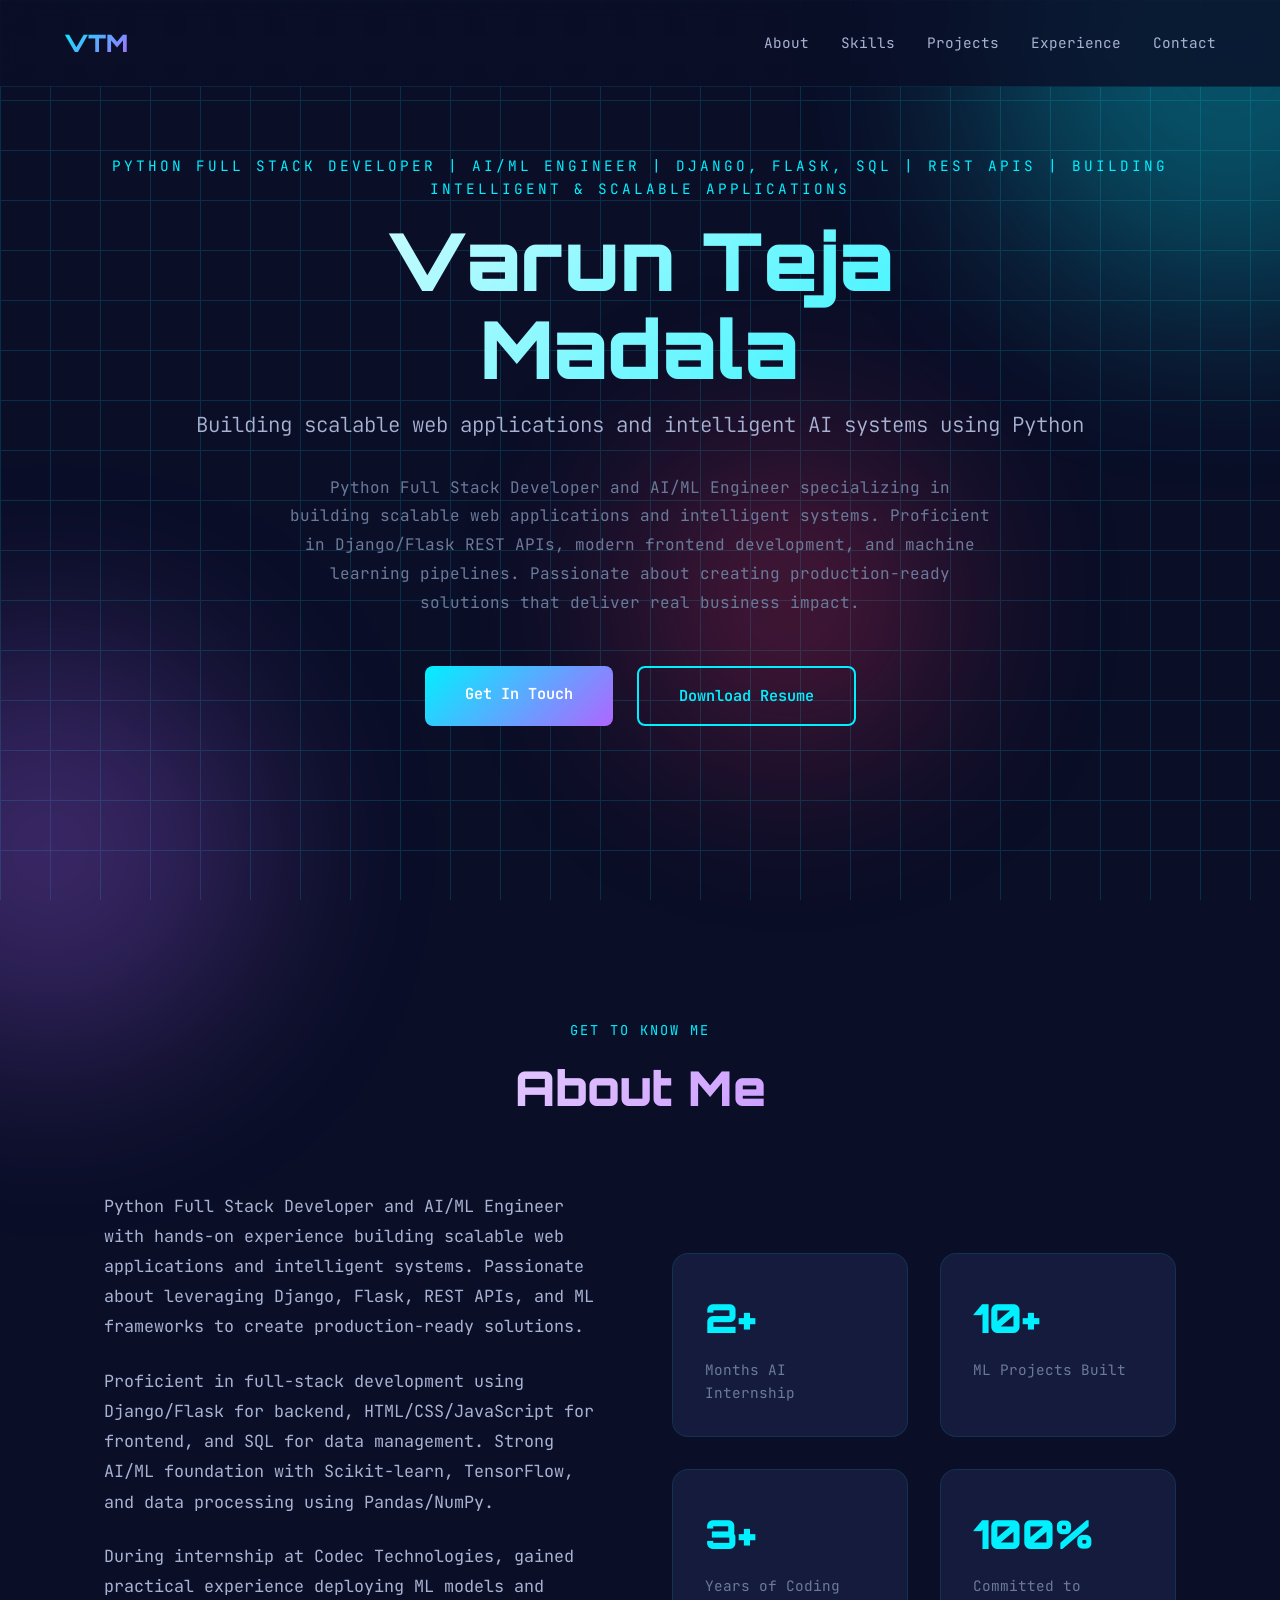
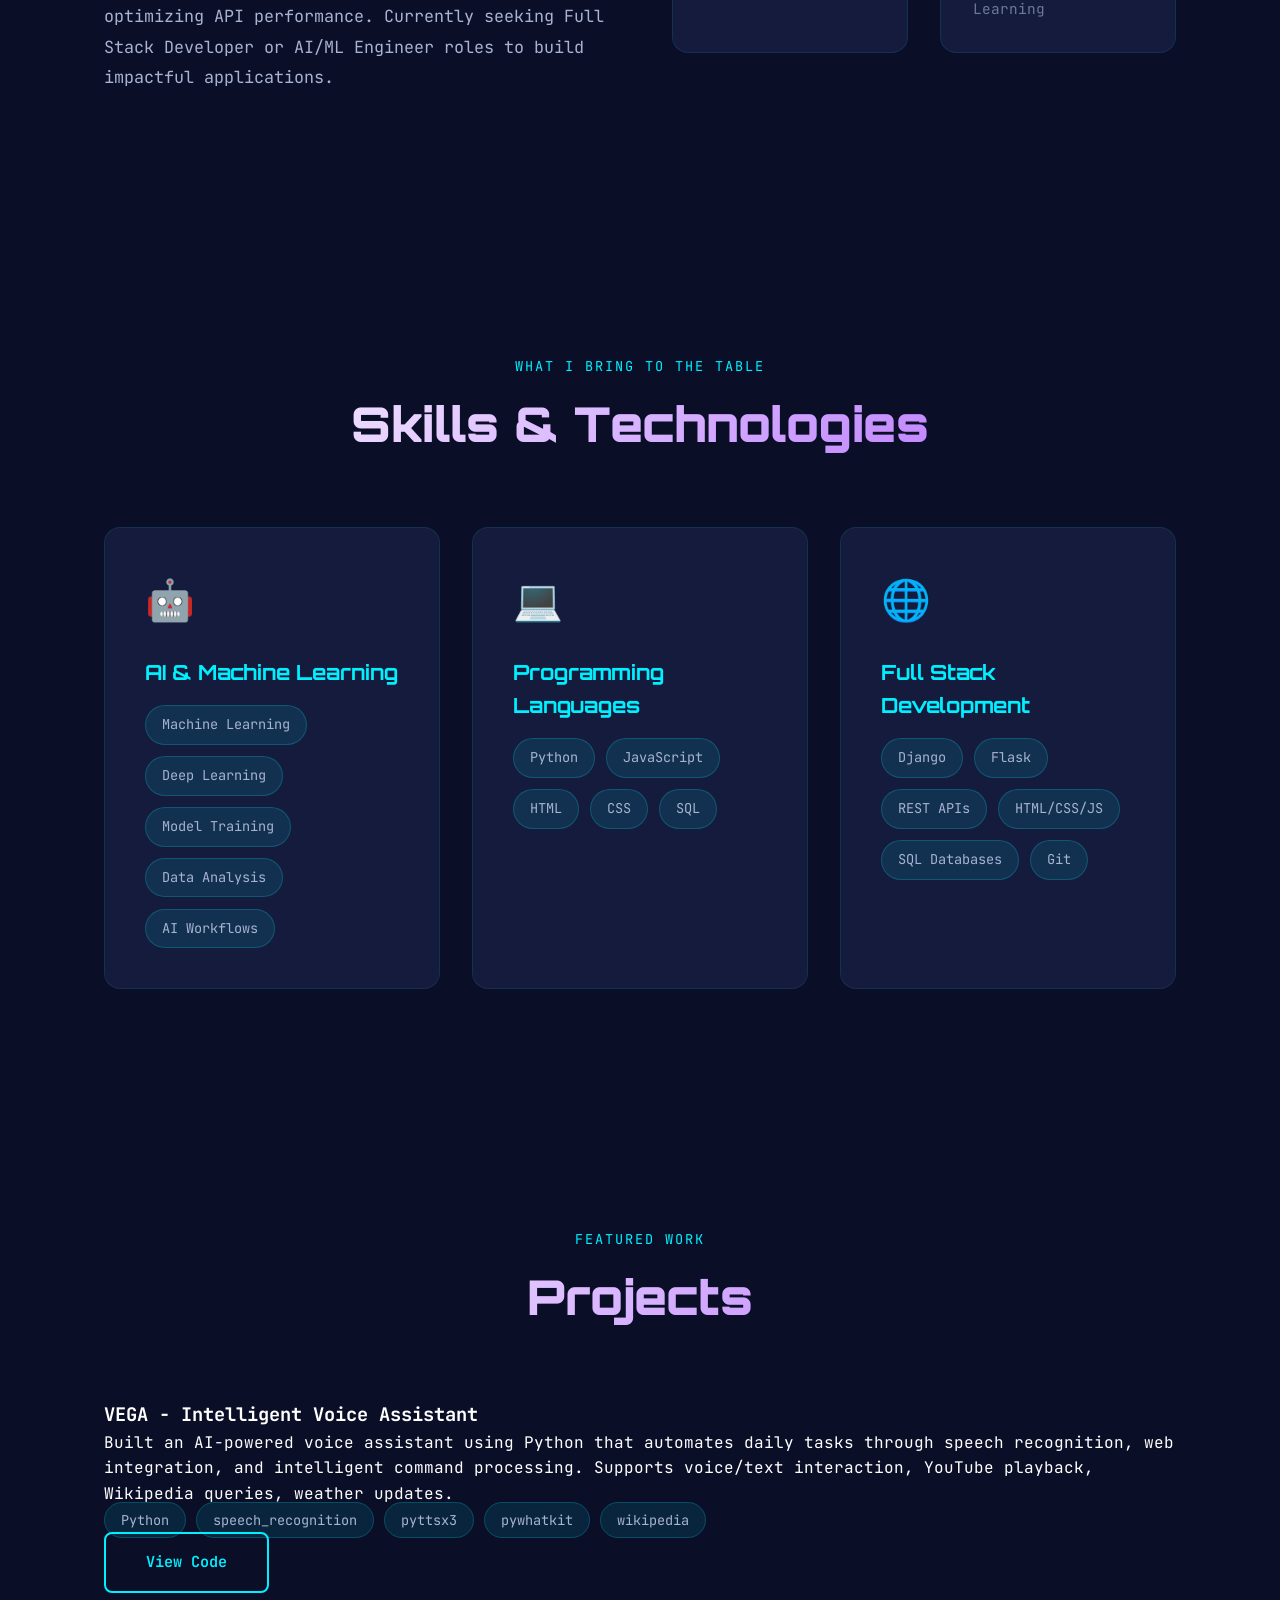
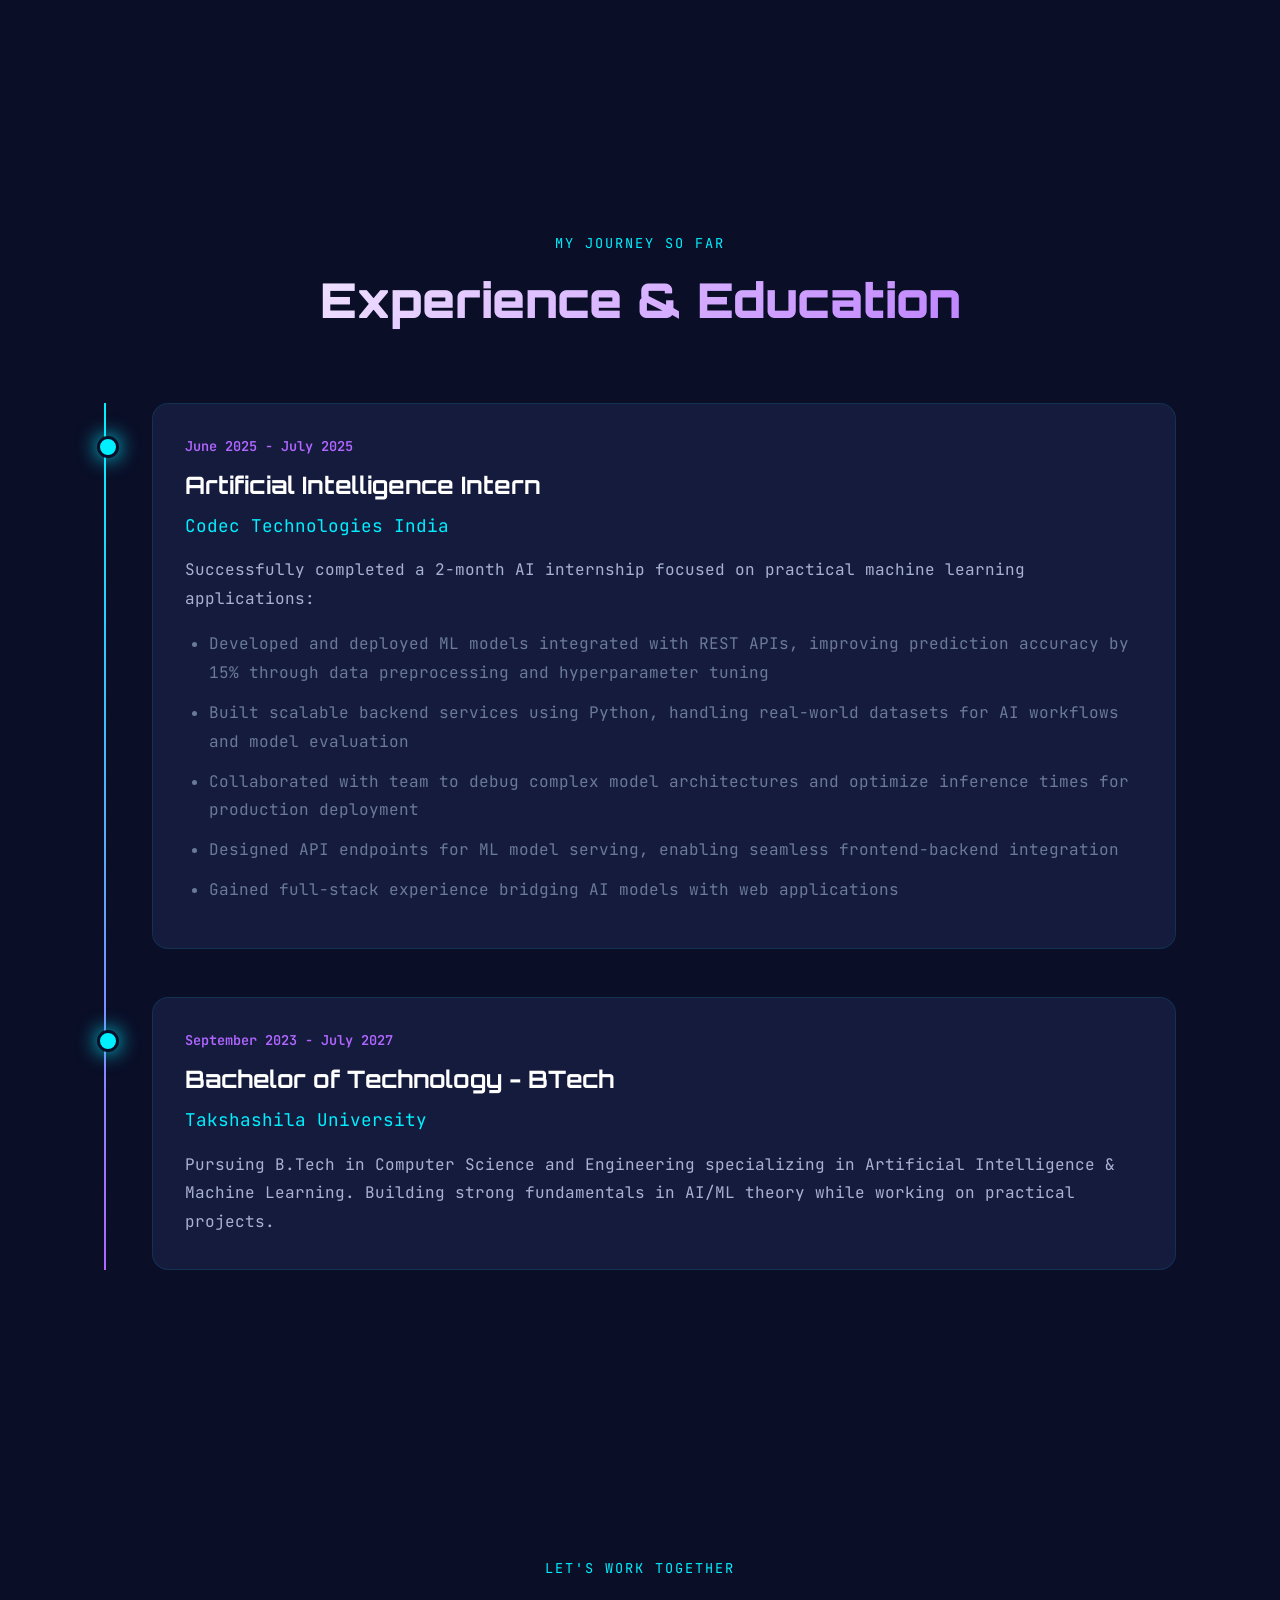
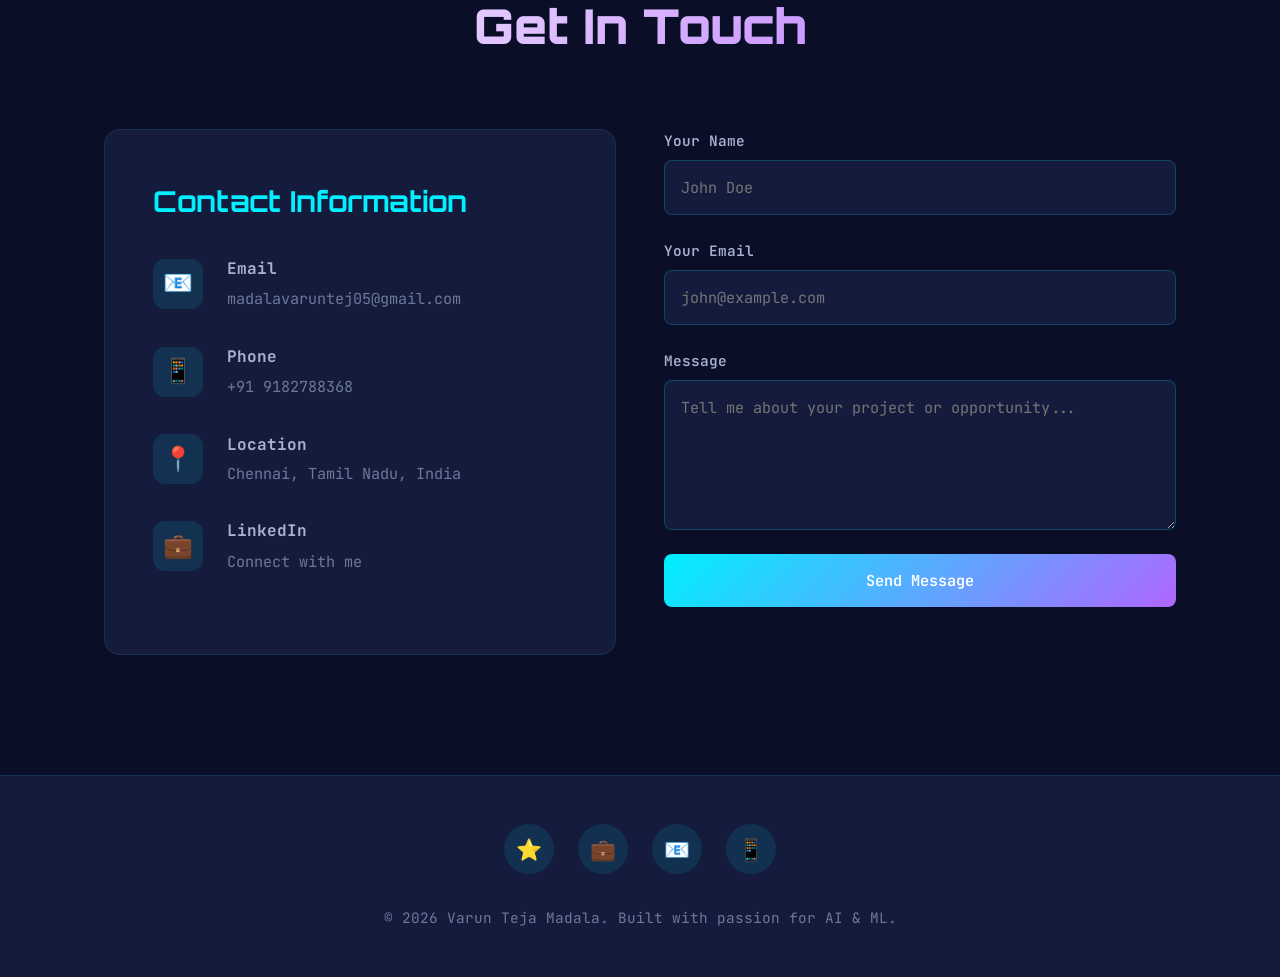
<file: index.html>
<!DOCTYPE html>
<html lang="en">
<head>
    <meta charset="UTF-8">
    <meta name="viewport" content="width=device-width, initial-scale=1.0">
    <title>Varun Teja Madala | AI & ML Developer</title>
    <link href="https://fonts.googleapis.com/css2?family=Orbitron:wght@400;700;900&family=JetBrains+Mono:wght@300;400;600&display=swap" rel="stylesheet">
    <link rel="stylesheet" href="style.css">
</head>
<body>
    <!-- Background Effects -->
    <div class="background-grid"></div>
    <div class="glow-orb orb-1"></div>
    <div class="glow-orb orb-2"></div>
    <div class="glow-orb orb-3"></div>

    <!-- Navigation -->
    <nav>
        <div class="logo">VTM</div>
<ul class="nav-links">
    <li><a href="#about">About</a></li>
    <li><a href="#skills">Skills</a></li>
    <li><a href="#projects">Projects</a></li>
    <li><a href="#experience">Experience</a></li>
    <li><a href="#contact">Contact</a></li>
</ul>
    </nav>

    <!-- Hero Section -->
    <section class="hero">
        <div class="container">
            <div class="hero-content">
<div class="hero-tag">Python Full Stack Developer | AI/ML Engineer | Django, Flask, SQL | REST APIs | Building Intelligent & Scalable Applications</div>
                <h1>Varun Teja<br>Madala</h1>
<p class="hero-subtitle">Building scalable web applications and intelligent AI systems using Python</p>
<p class="hero-description">
    Python Full Stack Developer and AI/ML Engineer specializing in building scalable web applications and intelligent systems. Proficient in Django/Flask REST APIs, modern frontend development, and machine learning pipelines. Passionate about creating production-ready solutions that deliver real business impact.
</p>
<div class="cta-buttons">
    <a href="#contact" class="btn btn-primary">Get In Touch</a>
    <a href="https://drive.google.com/file/d/1piLwdzcFFhPW2daO3flijsQCOYBzAj5q/view?usp=sharing" class="btn btn-secondary" target="_blank">Download Resume</a>
</div>
            </div>
        </div>
    </section>

    <!-- About Section -->
    <section id="about">
        <div class="container">
            <div class="section-header fade-in">
                <div class="section-tag">Get to know me</div>
                <h2 class="section-title">About Me</h2>
            </div>
            <div class="about-content">

<div class="about-text fade-in">
    <p>
        Python Full Stack Developer and AI/ML Engineer with hands-on experience building scalable web applications and intelligent systems. Passionate about leveraging Django, Flask, REST APIs, and ML frameworks to create production-ready solutions.
    </p>
    <p>
        Proficient in full-stack development using Django/Flask for backend, HTML/CSS/JavaScript for frontend, and SQL for data management. Strong AI/ML foundation with Scikit-learn, TensorFlow, and data processing using Pandas/NumPy.
    </p>
    <p>
        During internship at Codec Technologies, gained practical experience deploying ML models and optimizing API performance. Currently seeking Full Stack Developer or AI/ML Engineer roles to build impactful applications.
    </p>
</div>

                <div class="stats-grid fade-in">
                    <div class="stat-card">
                        <div class="stat-number">2+</div>
                        <div class="stat-label">Months AI Internship</div>
                    </div>
                    <div class="stat-card">
                        <div class="stat-number">10+</div>
                        <div class="stat-label">ML Projects Built</div>
                    </div>
                    <div class="stat-card">
                        <div class="stat-number">3+</div>
                        <div class="stat-label">Years of Coding</div>
                    </div>
                    <div class="stat-card">
                        <div class="stat-number">100%</div>
                        <div class="stat-label">Committed to Learning</div>
                    </div>
                </div>
            </div>
        </div>
    </section>

    <!-- Skills Section -->
    <section id="skills">
        <div class="container">
            <div class="section-header fade-in">
                <div class="section-tag">What I bring to the table</div>
                <h2 class="section-title">Skills & Technologies</h2>
            </div>
            <div class="skills-container">
                <div class="skill-category fade-in">
                    <div class="skill-icon">🤖</div>
                    <h3>AI & Machine Learning</h3>
                    <div class="skill-tags">
                        <span class="skill-tag">Machine Learning</span>
                        <span class="skill-tag">Deep Learning</span>
                        <span class="skill-tag">Model Training</span>
                        <span class="skill-tag">Data Analysis</span>
                        <span class="skill-tag">AI Workflows</span>
                    </div>
                </div>
                <div class="skill-category fade-in">
                    <div class="skill-icon">💻</div>
                    <h3>Programming Languages</h3>
                    <div class="skill-tags">
                        <span class="skill-tag">Python</span>
                        <span class="skill-tag">JavaScript</span>
                        <span class="skill-tag">HTML</span>
                        <span class="skill-tag">CSS</span>
                        <span class="skill-tag">SQL</span>
                    </div>
                </div>

<div class="skill-category fade-in">
    <div class="skill-icon">🌐</div>
    <h3>Full Stack Development</h3>
    <div class="skill-tags">
        <span class="skill-tag">Django</span>
        <span class="skill-tag">Flask</span>
        <span class="skill-tag">REST APIs</span>
        <span class="skill-tag">HTML/CSS/JS</span>
        <span class="skill-tag">SQL Databases</span>
        <span class="skill-tag">Git</span>
    </div>
</div>



            </div>

        </div>
    </section>

    <!-- Projects Section -->
    <section id="projects">
        <div class="container">
            <div class="section-header fade-in">
                <div class="section-tag">Featured Work</div>
                <h2 class="section-title">Projects</h2>
            </div>
            <div class="projects-grid">
                <div class="project-card fade-in">
                    <h3>VEGA - Intelligent Voice Assistant</h3>
                    <p>Built an AI-powered voice assistant using Python that automates daily tasks through speech recognition, web integration, and intelligent command processing. Supports voice/text interaction, YouTube playback, Wikipedia queries, weather updates.</p>
                    <div class="project-tech">
                        <span class="skill-tag">Python</span>
                        <span class="skill-tag">speech_recognition</span>
                        <span class="skill-tag">pyttsx3</span>
                        <span class="skill-tag">pywhatkit</span>
                        <span class="skill-tag">wikipedia</span>
                    </div>
                    <a href="https://github.com/madalavaruntej2005" class="btn btn-secondary" target="_blank">View Code</a>
                </div>
            </div>
        </div>
    </section>

    <!-- Experience Section -->

    <section id="experience">
        <div class="container">
            <div class="section-header fade-in">
                <div class="section-tag">My journey so far</div>
                <h2 class="section-title">Experience & Education</h2>
            </div>
            <div class="timeline">
                <div class="timeline-item fade-in">
                    <div class="timeline-date">June 2025 - July 2025</div>
                    <h3 class="timeline-title">Artificial Intelligence Intern</h3>
                    <div class="timeline-company">Codec Technologies India</div>
                    <div class="timeline-description">
                        <p>Successfully completed a 2-month AI internship focused on practical machine learning applications:</p>

                        <ul>
                            <li>Developed and deployed ML models integrated with REST APIs, improving prediction accuracy by 15% through data preprocessing and hyperparameter tuning</li>
                            <li>Built scalable backend services using Python, handling real-world datasets for AI workflows and model evaluation</li>
                            <li>Collaborated with team to debug complex model architectures and optimize inference times for production deployment</li>
                            <li>Designed API endpoints for ML model serving, enabling seamless frontend-backend integration</li>
                            <li>Gained full-stack experience bridging AI models with web applications</li>
                        </ul>

                    </div>
                </div>
                <div class="timeline-item fade-in">
                    <div class="timeline-date">September 2023 - July 2027</div>
                    <h3 class="timeline-title">Bachelor of Technology - BTech</h3>
                    <div class="timeline-company">Takshashila University</div>
                    <div class="timeline-description">
                        <p>Pursuing B.Tech in Computer Science and Engineering specializing in Artificial Intelligence & Machine Learning. Building strong fundamentals in AI/ML theory while working on practical projects.</p>
                    </div>
                </div>


            </div>
        </div>
    </section>

    <!-- Contact Section -->
    <section id="contact">
        <div class="container">
            <div class="section-header fade-in">
                <div class="section-tag">Let's work together</div>
                <h2 class="section-title">Get In Touch</h2>
            </div>
            <div class="contact-grid">
                <div class="contact-info fade-in">
                    <h3>Contact Information</h3>
                    <div class="contact-item">
                        <div class="contact-icon">📧</div>
                        <div class="contact-details">
                            <h4>Email</h4>
                            <a href="mailto:madalavaruntej05@gmail.com">madalavaruntej05@gmail.com</a>
                        </div>
                    </div>
                    <div class="contact-item">
                        <div class="contact-icon">📱</div>
                        <div class="contact-details">
                            <h4>Phone</h4>
                            <a href="tel:+919182788368">+91 9182788368</a>
                        </div>
                    </div>
                    <div class="contact-item">
                        <div class="contact-icon">📍</div>
                        <div class="contact-details">
                            <h4>Location</h4>
                            <p>Chennai, Tamil Nadu, India</p>
                        </div>
                    </div>
                    <div class="contact-item">
                        <div class="contact-icon">💼</div>
                        <div class="contact-details">
                            <h4>LinkedIn</h4>
                            <a href="https://www.linkedin.com/in/venkatavarun-teja-madala-2b3841317" target="_blank">Connect with me</a>
                        </div>
                    </div>
                </div>
                <form class="contact-form fade-in" id="contactForm">
                    <div class="form-group">
                        <label for="name">Your Name</label>
                        <input type="text" id="name" name="name" required placeholder="John Doe">
                    </div>
                    <div class="form-group">
                        <label for="email">Your Email</label>
                        <input type="email" id="email" name="email" required placeholder="john@example.com">
                    </div>
                    <div class="form-group">
                        <label for="message">Message</label>
                        <textarea id="message" name="message" required placeholder="Tell me about your project or opportunity..."></textarea>
                    </div>
                    <button type="submit" class="btn btn-primary">Send Message</button>
                </form>
            </div>
        </div>
    </section>

    <!-- Footer -->
    <footer>
        <div class="container">

            <div class="social-links">
                <a href="https://github.com/madalavaruntej2005" class="social-link" target="_blank" title="GitHub">⭐</a>
                <a href="https://www.linkedin.com/in/venkatavarun-teja-madala-2b3841317" class="social-link" target="_blank" title="LinkedIn">💼</a>
                <a href="mailto:madalavaruntej05@gmail.com" class="social-link" title="Email">📧</a>
                <a href="tel:+919182788368" class="social-link" title="Phone">📱</a>
            </div>

            <p class="copyright">© 2026 Varun Teja Madala. Built with passion for AI & ML.</p>
        </div>
    </footer>

    <script src="script.js"></script>
</body>
</html>
</file>
<file: style.css>
* {
            margin: 0;
            padding: 0;
            box-sizing: border-box;
        }

        :root {
            --bg-primary: #0a0e27;
            --bg-secondary: #151b3d;
            --accent-cyan: #00f0ff;
            --accent-purple: #b066ff;
            --accent-pink: #ff3366;
            --text-primary: #ffffff;
            --text-secondary: #a8b2d1;
            --text-muted: #6b7a99;
        }

        body {
            font-family: 'JetBrains Mono', monospace;
            background: var(--bg-primary);
            color: var(--text-primary);
            overflow-x: hidden;
            line-height: 1.6;
        }

        /* Animated Background */
        .background-grid {
            position: fixed;
            top: 0;
            left: 0;
            width: 100%;
            height: 100%;
            z-index: 0;
            opacity: 0.15;
            background-image: 
                linear-gradient(var(--accent-cyan) 1px, transparent 1px),
                linear-gradient(90deg, var(--accent-cyan) 1px, transparent 1px);
            background-size: 50px 50px;
            animation: gridMove 20s linear infinite;
        }

        @keyframes gridMove {
            0% { transform: translate(0, 0); }
            100% { transform: translate(50px, 50px); }
        }

        .glow-orb {
            position: fixed;
            border-radius: 50%;
            filter: blur(100px);
            opacity: 0.3;
            z-index: 0;
            pointer-events: none;
        }

        .orb-1 {
            width: 500px;
            height: 500px;
            background: var(--accent-cyan);
            top: -200px;
            right: -200px;
            animation: float 15s ease-in-out infinite;
        }

        .orb-2 {
            width: 400px;
            height: 400px;
            background: var(--accent-purple);
            bottom: -150px;
            left: -150px;
            animation: float 20s ease-in-out infinite reverse;
        }

        .orb-3 {
            width: 300px;
            height: 300px;
            background: var(--accent-pink);
            top: 50%;
            left: 50%;
            animation: float 18s ease-in-out infinite;
        }

        @keyframes float {
            0%, 100% { transform: translate(0, 0) scale(1); }
            50% { transform: translate(30px, -30px) scale(1.1); }
        }

        /* Navigation */
        nav {
            position: fixed;
            top: 0;
            width: 100%;
            padding: 1.5rem 5%;
            display: flex;
            justify-content: space-between;
            align-items: center;
            z-index: 1000;
            background: rgba(10, 14, 39, 0.8);
            backdrop-filter: blur(10px);
            border-bottom: 1px solid rgba(0, 240, 255, 0.1);
        }

        .logo {
            font-family: 'Orbitron', sans-serif;
            font-size: 1.5rem;
            font-weight: 900;
            background: linear-gradient(135deg, var(--accent-cyan), var(--accent-purple));
            -webkit-background-clip: text;
            -webkit-text-fill-color: transparent;
            background-clip: text;
            cursor: pointer;
        }

        .nav-links {
            display: flex;
            gap: 2rem;
            list-style: none;
        }

        .nav-links a {
            color: var(--text-secondary);
            text-decoration: none;
            font-size: 0.9rem;
            font-weight: 400;
            transition: all 0.3s ease;
            position: relative;
        }

        .nav-links a::after {
            content: '';
            position: absolute;
            bottom: -5px;
            left: 0;
            width: 0;
            height: 2px;
            background: var(--accent-cyan);
            transition: width 0.3s ease;
        }

        .nav-links a:hover {
            color: var(--accent-cyan);
        }

        .nav-links a:hover::after {
            width: 100%;
        }

        /* Container */
        .container {
            position: relative;
            z-index: 1;
            max-width: 1200px;
            margin: 0 auto;
            padding: 0 5%;
        }

        /* Hero Section */
        .hero {
            min-height: 100vh;
            display: flex;
            align-items: center;
            justify-content: center;
            text-align: center;
            padding-top: 100px;
        }

        .hero-content {
            animation: fadeInUp 1s ease-out;
        }

        @keyframes fadeInUp {
            from {
                opacity: 0;
                transform: translateY(30px);
            }
            to {
                opacity: 1;
                transform: translateY(0);
            }
        }

        .hero-tag {
            font-size: 0.9rem;
            color: var(--accent-cyan);
            letter-spacing: 3px;
            text-transform: uppercase;
            margin-bottom: 1rem;
            animation: fadeInUp 1s ease-out 0.2s backwards;
        }

        .hero h1 {
            font-family: 'Orbitron', sans-serif;
            font-size: 5rem;
            font-weight: 900;
            line-height: 1.1;
            margin-bottom: 1rem;
            background: linear-gradient(135deg, var(--text-primary) 0%, var(--accent-cyan) 100%);
            -webkit-background-clip: text;
            -webkit-text-fill-color: transparent;
            background-clip: text;
            animation: fadeInUp 1s ease-out 0.4s backwards;
        }

        .hero-subtitle {
            font-size: 1.3rem;
            color: var(--text-secondary);
            margin-bottom: 2rem;
            font-weight: 300;
            animation: fadeInUp 1s ease-out 0.6s backwards;
        }

        .hero-description {
            font-size: 1rem;
            color: var(--text-muted);
            max-width: 700px;
            margin: 0 auto 3rem;
            line-height: 1.8;
            animation: fadeInUp 1s ease-out 0.8s backwards;
        }

        .cta-buttons {
            display: flex;
            gap: 1.5rem;
            justify-content: center;
            animation: fadeInUp 1s ease-out 1s backwards;
        }

        .btn {
            padding: 1rem 2.5rem;
            border: none;
            border-radius: 8px;
            font-family: 'JetBrains Mono', monospace;
            font-size: 0.95rem;
            font-weight: 600;
            cursor: pointer;
            transition: all 0.3s ease;
            text-decoration: none;
            display: inline-block;
        }

        .btn-primary {
            background: linear-gradient(135deg, var(--accent-cyan), var(--accent-purple));
            color: var(--text-primary);
            position: relative;
            overflow: hidden;
        }

        .btn-primary::before {
            content: '';
            position: absolute;
            top: 0;
            left: -100%;
            width: 100%;
            height: 100%;
            background: linear-gradient(90deg, transparent, rgba(255, 255, 255, 0.3), transparent);
            transition: left 0.5s ease;
        }

        .btn-primary:hover::before {
            left: 100%;
        }

        .btn-primary:hover {
            transform: translateY(-2px);
            box-shadow: 0 10px 30px rgba(0, 240, 255, 0.4);
        }

        .btn-secondary {
            background: transparent;
            color: var(--accent-cyan);
            border: 2px solid var(--accent-cyan);
        }

        .btn-secondary:hover {
            background: rgba(0, 240, 255, 0.1);
            transform: translateY(-2px);
        }

        /* Section Styles */
        section {
            padding: 120px 0;
            position: relative;
        }

        .section-header {
            text-align: center;
            margin-bottom: 4rem;
        }

        .section-tag {
            font-size: 0.85rem;
            color: var(--accent-cyan);
            letter-spacing: 2px;
            text-transform: uppercase;
            margin-bottom: 0.5rem;
        }

        .section-title {
            font-family: 'Orbitron', sans-serif;
            font-size: 3rem;
            font-weight: 900;
            background: linear-gradient(135deg, var(--text-primary), var(--accent-purple));
            -webkit-background-clip: text;
            -webkit-text-fill-color: transparent;
            background-clip: text;
        }

        /* About Section */
        .about-content {
            display: grid;
            grid-template-columns: 1fr 1fr;
            gap: 4rem;
            align-items: center;
        }

        .about-text p {
            font-size: 1.05rem;
            color: var(--text-secondary);
            margin-bottom: 1.5rem;
            line-height: 1.8;
        }

        .about-text .highlight {
            color: var(--accent-cyan);
            font-weight: 600;
        }

        .stats-grid {
            display: grid;
            grid-template-columns: repeat(2, 1fr);
            gap: 2rem;
        }

        .stat-card {
            background: var(--bg-secondary);
            padding: 2rem;
            border-radius: 16px;
            border: 1px solid rgba(0, 240, 255, 0.1);
            transition: all 0.3s ease;
        }

        .stat-card:hover {
            transform: translateY(-5px);
            border-color: var(--accent-cyan);
            box-shadow: 0 10px 30px rgba(0, 240, 255, 0.2);
        }

        .stat-number {
            font-family: 'Orbitron', sans-serif;
            font-size: 2.5rem;
            font-weight: 900;
            color: var(--accent-cyan);
            margin-bottom: 0.5rem;
        }

        .stat-label {
            font-size: 0.9rem;
            color: var(--text-muted);
        }

        /* Skills Section */
        .skills-container {
            display: grid;
            grid-template-columns: repeat(auto-fit, minmax(250px, 1fr));
            gap: 2rem;
        }

        .skill-category {
            background: var(--bg-secondary);
            padding: 2.5rem;
            border-radius: 16px;
            border: 1px solid rgba(0, 240, 255, 0.1);
            transition: all 0.3s ease;
        }

        .skill-category:hover {
            transform: translateY(-5px);
            border-color: var(--accent-purple);
            box-shadow: 0 10px 30px rgba(176, 102, 255, 0.2);
        }

        .skill-icon {
            font-size: 2.5rem;
            margin-bottom: 1.5rem;
            display: inline-block;
        }

        .skill-category h3 {
            font-family: 'Orbitron', sans-serif;
            font-size: 1.3rem;
            margin-bottom: 1rem;
            color: var(--accent-cyan);
        }

        .skill-tags {
            display: flex;
            flex-wrap: wrap;
            gap: 0.7rem;
        }

        .skill-tag {
            background: rgba(0, 240, 255, 0.1);
            color: var(--text-secondary);
            padding: 0.5rem 1rem;
            border-radius: 20px;
            font-size: 0.85rem;
            border: 1px solid rgba(0, 240, 255, 0.2);
            transition: all 0.3s ease;
        }

        .skill-tag:hover {
            background: rgba(0, 240, 255, 0.2);
            color: var(--accent-cyan);
            transform: scale(1.05);
        }

        /* Experience Section */
        .timeline {
            position: relative;
            padding-left: 3rem;
        }

        .timeline::before {
            content: '';
            position: absolute;
            left: 0;
            top: 0;
            bottom: 0;
            width: 2px;
            background: linear-gradient(180deg, var(--accent-cyan), var(--accent-purple));
        }

        .timeline-item {
            position: relative;
            margin-bottom: 3rem;
            background: var(--bg-secondary);
            padding: 2rem;
            border-radius: 16px;
            border: 1px solid rgba(0, 240, 255, 0.1);
            transition: all 0.3s ease;
        }

        .timeline-item::before {
            content: '';
            position: absolute;
            left: -3.5rem;
            top: 2rem;
            width: 16px;
            height: 16px;
            border-radius: 50%;
            background: var(--accent-cyan);
            border: 3px solid var(--bg-primary);
            box-shadow: 0 0 20px var(--accent-cyan);
        }

        .timeline-item:hover {
            transform: translateX(10px);
            border-color: var(--accent-cyan);
            box-shadow: 0 10px 30px rgba(0, 240, 255, 0.2);
        }

        .timeline-date {
            font-size: 0.85rem;
            color: var(--accent-purple);
            font-weight: 600;
            margin-bottom: 0.5rem;
        }

        .timeline-title {
            font-family: 'Orbitron', sans-serif;
            font-size: 1.5rem;
            color: var(--text-primary);
            margin-bottom: 0.5rem;
        }

        .timeline-company {
            font-size: 1.1rem;
            color: var(--accent-cyan);
            margin-bottom: 1rem;
        }

        .timeline-description {
            color: var(--text-secondary);
            line-height: 1.8;
        }

        .timeline-description ul {
            margin-top: 1rem;
            padding-left: 1.5rem;
        }

        .timeline-description li {
            margin-bottom: 0.7rem;
            color: var(--text-muted);
        }

        /* Contact Section */
        .contact-grid {
            display: grid;
            grid-template-columns: 1fr 1fr;
            gap: 3rem;
            align-items: start;
        }

        .contact-info {
            background: var(--bg-secondary);
            padding: 3rem;
            border-radius: 16px;
            border: 1px solid rgba(0, 240, 255, 0.1);
        }

        .contact-info h3 {
            font-family: 'Orbitron', sans-serif;
            font-size: 1.8rem;
            margin-bottom: 2rem;
            color: var(--accent-cyan);
        }

        .contact-item {
            display: flex;
            align-items: center;
            gap: 1.5rem;
            margin-bottom: 2rem;
            transition: all 0.3s ease;
        }

        .contact-item:hover {
            transform: translateX(10px);
        }

        .contact-icon {
            width: 50px;
            height: 50px;
            background: rgba(0, 240, 255, 0.1);
            border-radius: 12px;
            display: flex;
            align-items: center;
            justify-content: center;
            font-size: 1.5rem;
            color: var(--accent-cyan);
        }

        .contact-details h4 {
            font-size: 1rem;
            color: var(--text-secondary);
            margin-bottom: 0.3rem;
        }

        .contact-details a,
        .contact-details p {
            color: var(--text-muted);
            text-decoration: none;
            font-size: 0.95rem;
            transition: color 0.3s ease;
        }

        .contact-details a:hover {
            color: var(--accent-cyan);
        }

        .contact-form {
            display: flex;
            flex-direction: column;
            gap: 1.5rem;
        }

        .form-group {
            display: flex;
            flex-direction: column;
            gap: 0.5rem;
        }

        .form-group label {
            font-size: 0.9rem;
            color: var(--text-secondary);
            font-weight: 600;
        }

        .form-group input,
        .form-group textarea {
            background: var(--bg-secondary);
            border: 1px solid rgba(0, 240, 255, 0.2);
            border-radius: 8px;
            padding: 1rem;
            color: var(--text-primary);
            font-family: 'JetBrains Mono', monospace;
            font-size: 0.95rem;
            transition: all 0.3s ease;
        }

        .form-group input:focus,
        .form-group textarea:focus {
            outline: none;
            border-color: var(--accent-cyan);
            box-shadow: 0 0 20px rgba(0, 240, 255, 0.2);
        }

        .form-group textarea {
            resize: vertical;
            min-height: 150px;
        }

        /* Footer */
        footer {
            background: var(--bg-secondary);
            padding: 3rem 0;
            text-align: center;
            border-top: 1px solid rgba(0, 240, 255, 0.1);
        }

        .social-links {
            display: flex;
            gap: 1.5rem;
            justify-content: center;
            margin-bottom: 2rem;
        }

        .social-link {
            width: 50px;
            height: 50px;
            background: rgba(0, 240, 255, 0.1);
            border-radius: 50%;
            display: flex;
            align-items: center;
            justify-content: center;
            color: var(--accent-cyan);
            font-size: 1.3rem;
            text-decoration: none;
            transition: all 0.3s ease;
        }

        .social-link:hover {
            background: var(--accent-cyan);
            color: var(--bg-primary);
            transform: translateY(-5px) rotate(5deg);
        }

        .copyright {
            color: var(--text-muted);
            font-size: 0.9rem;
        }

        /* Responsive Design */
        @media (max-width: 968px) {
            .hero h1 {
                font-size: 3.5rem;
            }

            .about-content,
            .contact-grid {
                grid-template-columns: 1fr;
                gap: 2rem;
            }

            .nav-links {
                display: none;
            }

            .stats-grid {
                grid-template-columns: 1fr;
            }

            section {
                padding: 80px 0;
            }

            .section-title {
                font-size: 2.5rem;
            }
        }

        @media (max-width: 640px) {
            .hero h1 {
                font-size: 2.5rem;
            }

            .cta-buttons {
                flex-direction: column;
                gap: 1rem;
            }

            .skills-container {
                grid-template-columns: 1fr;
            }

            .timeline {
                padding-left: 2rem;
            }
        }

        /* Scroll Animations */
        .fade-in {
            opacity: 0;
            transform: translateY(30px);
            transition: opacity 0.6s ease, transform 0.6s ease;
        }

        .fade-in.visible {
            opacity: 1;
            transform: translateY(0);
        }
</file>
